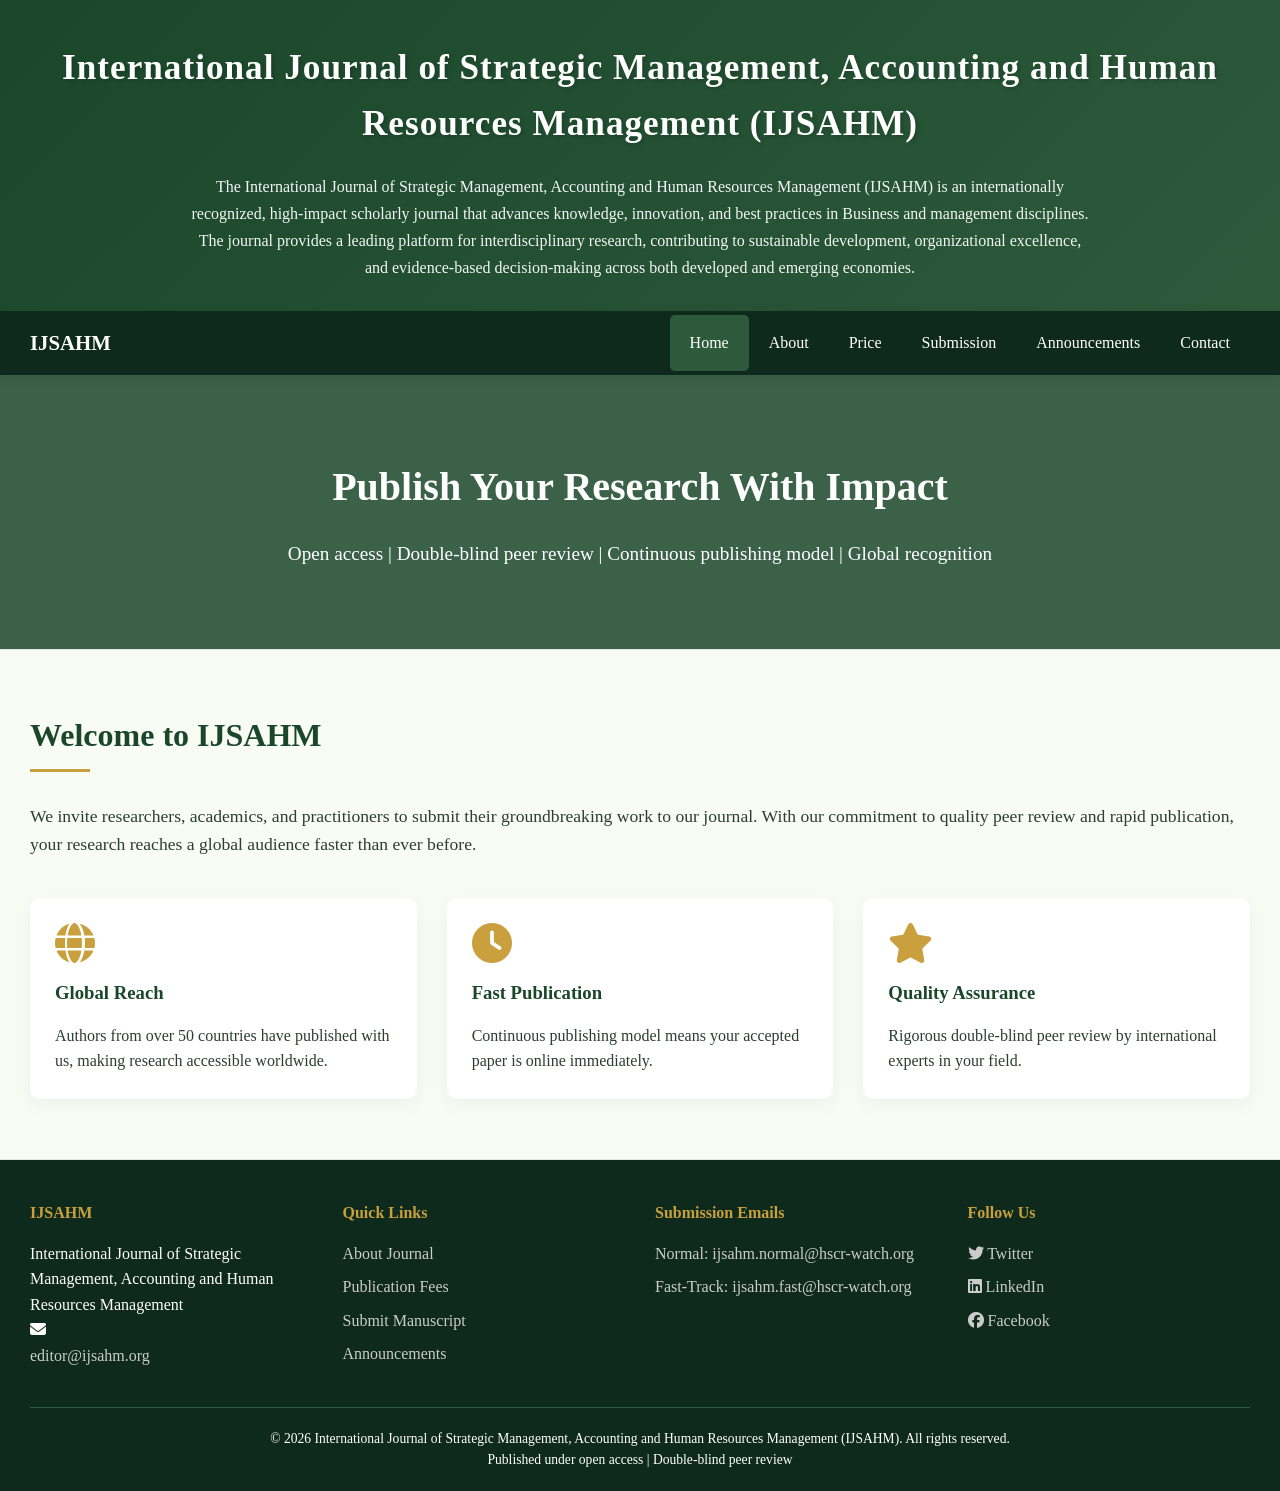
<file: index.html>
<!DOCTYPE html>
<html lang="en">
<head>
    <meta charset="UTF-8">
    <meta name="viewport" content="width=device-width, initial-scale=1.0">
    <meta name="description" content="International Journal of Strategic Management, Accounting and Human Resources Management - Open access scholarly journal">
    <title>IJSAHM | Home - International Journal of Strategic Management</title>
    <link rel="stylesheet" href="https://cdnjs.cloudflare.com/ajax/libs/font-awesome/6.4.0/css/all.min.css">
    <link rel="stylesheet" href="css/style.css">
</head>
<body>

<header>
    <div class="container">
        <h1 class="journal-title">International Journal of Strategic Management, Accounting and Human Resources Management (IJSAHM)</h1>
        <p class="journal-subtitle">The  International Journal of Strategic Management, Accounting and Human Resources Management (IJSAHM) is an internationally recognized, high-impact scholarly journal that advances knowledge, innovation, and best practices in Business and management disciplines. The journal provides a leading platform for interdisciplinary research, contributing to sustainable development, organizational excellence, and evidence-based decision-making across both developed and emerging economies.</p>
    </div>
</header>

<nav>
    <div class="nav-container">
        <a href="index.html" class="logo">IJSAHM</a>
        <div class="menu-toggle" id="mobile-menu">
            <i class="fas fa-bars"></i>
        </div>
        <ul class="nav-links" id="nav-links">
            <li><a href="index.html">Home</a></li>
            <li><a href="about.html">About</a></li>
            <li><a href="price.html">Price</a></li>
            <li><a href="submission.html">Submission</a></li>
            <li><a href="announcements.html">Announcements</a></li>
            <li><a href="contact.html">Contact</a></li>
        </ul>
    </div>
</nav>

<section class="hero">
    <div class="container">
        <h1>Publish Your Research With Impact</h1>
        <p>Open access | Double-blind peer review | Continuous publishing model | Global recognition</p>
    </div>
</section>

<section id="welcome">
    <div class="container">
        <h2 class="section-title">Welcome to IJSAHM</h2>
        <p style="font-size: 1.1rem;">We invite researchers, academics, and practitioners to submit their groundbreaking work to our journal. With our commitment to quality peer review and rapid publication, your research reaches a global audience faster than ever before.</p>
        
        <div class="about-grid" style="margin-top: 40px;">
            <div class="about-card">
                <i class="fas fa-globe"></i>
                <h3>Global Reach</h3>
                <p>Authors from over 50 countries have published with us, making research accessible worldwide.</p>
            </div>
            <div class="about-card">
                <i class="fas fa-clock"></i>
                <h3>Fast Publication</h3>
                <p>Continuous publishing model means your accepted paper is online immediately.</p>
            </div>
            <div class="about-card">
                <i class="fas fa-star"></i>
                <h3>Quality Assurance</h3>
                <p>Rigorous double-blind peer review by international experts in your field.</p>
            </div>
        </div>
    </div>
</section>

<footer>
    <div class="container">
        <div class="footer-grid">
            <div>
                <h4>IJSAHM</h4>
                <p>International Journal of Strategic Management, Accounting and Human Resources Management</p>
                <p><i class="fas fa-envelope"></i> <a href="mailto:editor@ijsahm.org" style="color:#ccc;">editor@ijsahm.org</a></p>
            </div>
            <div>
                <h4>Quick Links</h4>
                <a href="about.html">About Journal</a>
                <a href="price.html">Publication Fees</a>
                <a href="submission.html">Submit Manuscript</a>
                <a href="announcements.html">Announcements</a>
            </div>
            <div>
                <h4>Submission Emails</h4>
                <a href="mailto:ijsahm.normal@hscr-watch.org">Normal: ijsahm.normal@hscr-watch.org</a>
                <a href="mailto:ijsahm.fast@hscr-watch.org">Fast-Track: ijsahm.fast@hscr-watch.org</a>
            </div>
            <div>
                <h4>Follow Us</h4>
                <a href="#"><i class="fab fa-twitter"></i> Twitter</a>
                <a href="#"><i class="fab fa-linkedin"></i> LinkedIn</a>
                <a href="#"><i class="fab fa-facebook"></i> Facebook</a>
            </div>
        </div>
        <div class="copyright">
            <p>&copy; 2025 International Journal of Strategic Management, Accounting and Human Resources Management (IJSAHM). All rights reserved.</p>
            <p>Published under open access | Double-blind peer review</p>
        </div>
    </div>
</footer>

<a href="#" class="back-to-top" id="backToTop">
    <i class="fas fa-arrow-up"></i>
</a>

<script src="js/script.js"></script>
</body>
</html>
</file>
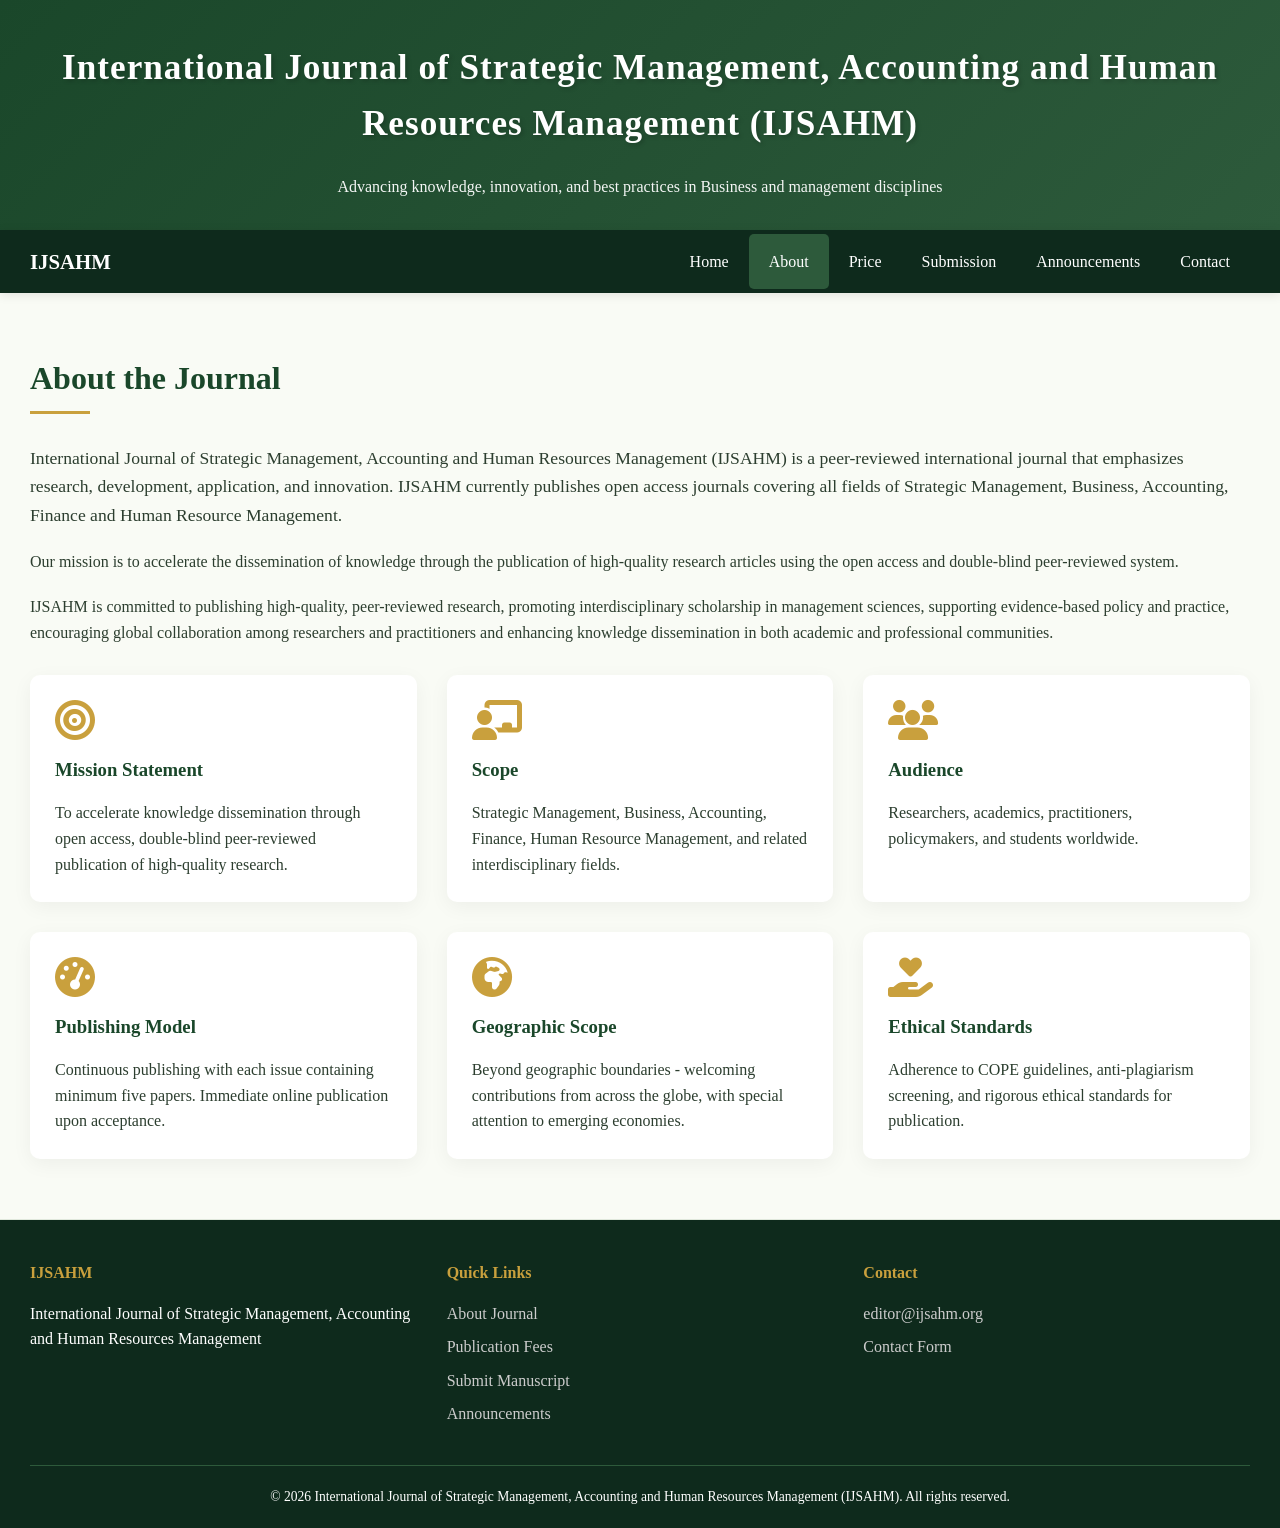
<file: about.html>
<!DOCTYPE html>
<html lang="en">
<head>
    <meta charset="UTF-8">
    <meta name="viewport" content="width=device-width, initial-scale=1.0">
    <title>IJSAHM | About - Journal Information</title>
    <link rel="stylesheet" href="https://cdnjs.cloudflare.com/ajax/libs/font-awesome/6.4.0/css/all.min.css">
    <link rel="stylesheet" href="css/style.css">
</head>
<body>

<header>
    <div class="container">
        <h1 class="journal-title">International Journal of Strategic Management, Accounting and Human Resources Management (IJSAHM)</h1>
        <p class="journal-subtitle">Advancing knowledge, innovation, and best practices in Business and management disciplines</p>
    </div>
</header>

<nav>
    <div class="nav-container">
        <a href="index.html" class="logo">IJSAHM</a>
        <div class="menu-toggle" id="mobile-menu">
            <i class="fas fa-bars"></i>
        </div>
        <ul class="nav-links" id="nav-links">
            <li><a href="index.html">Home</a></li>
            <li><a href="about.html">About</a></li>
            <li><a href="price.html">Price</a></li>
            <li><a href="submission.html">Submission</a></li>
            <li><a href="announcements.html">Announcements</a></li>
            <li><a href="contact.html">Contact</a></li>
        </ul>
    </div>
</nav>

<section>
    <div class="container">
        <h2 class="section-title">About the Journal</h2>
        <p style="font-size: 1.1rem; margin-bottom: 20px;">International Journal of Strategic Management, Accounting and Human Resources Management (IJSAHM) is a peer-reviewed international journal that emphasizes research, development, application, and innovation. IJSAHM currently publishes open access journals covering all fields of Strategic Management, Business, Accounting, Finance and Human Resource Management.</p>
        
        <p style="margin-bottom: 20px;">Our mission is to accelerate the dissemination of knowledge through the publication of high-quality research articles using the open access and double-blind peer-reviewed system.</p>
        
        <p style="margin-bottom: 30px;">IJSAHM is committed to publishing high-quality, peer-reviewed research, promoting interdisciplinary scholarship in management sciences, supporting evidence-based policy and practice, encouraging global collaboration among researchers and practitioners and enhancing knowledge dissemination in both academic and professional communities.</p>
        
        <div class="about-grid">
            <div class="about-card">
                <i class="fas fa-bullseye"></i>
                <h3>Mission Statement</h3>
                <p>To accelerate knowledge dissemination through open access, double-blind peer-reviewed publication of high-quality research.</p>
            </div>
            <div class="about-card">
                <i class="fas fa-chalkboard-teacher"></i>
                <h3>Scope</h3>
                <p>Strategic Management, Business, Accounting, Finance, Human Resource Management, and related interdisciplinary fields.</p>
            </div>
            <div class="about-card">
                <i class="fas fa-users"></i>
                <h3>Audience</h3>
                <p>Researchers, academics, practitioners, policymakers, and students worldwide.</p>
            </div>
            <div class="about-card">
                <i class="fas fa-tachometer-alt"></i>
                <h3>Publishing Model</h3>
                <p>Continuous publishing with each issue containing minimum five papers. Immediate online publication upon acceptance.</p>
            </div>
            <div class="about-card">
                <i class="fas fa-globe-africa"></i>
                <h3>Geographic Scope</h3>
                <p>Beyond geographic boundaries - welcoming contributions from across the globe, with special attention to emerging economies.</p>
            </div>
            <div class="about-card">
                <i class="fas fa-hand-holding-heart"></i>
                <h3>Ethical Standards</h3>
                <p>Adherence to COPE guidelines, anti-plagiarism screening, and rigorous ethical standards for publication.</p>
            </div>
        </div>
    </div>
</section>

<footer>
    <div class="container">
        <div class="footer-grid">
            <div>
                <h4>IJSAHM</h4>
                <p>International Journal of Strategic Management, Accounting and Human Resources Management</p>
            </div>
            <div>
                <h4>Quick Links</h4>
                <a href="about.html">About Journal</a>
                <a href="price.html">Publication Fees</a>
                <a href="submission.html">Submit Manuscript</a>
                <a href="announcements.html">Announcements</a>
            </div>
            <div>
                <h4>Contact</h4>
                <a href="mailto:editor@ijsahm.org">editor@ijsahm.org</a>
                <a href="contact.html">Contact Form</a>
            </div>
        </div>
        <div class="copyright">
            <p>&copy; 2025 IJSAHM. All rights reserved.</p>
        </div>
    </div>
</footer>

<a href="#" class="back-to-top" id="backToTop">
    <i class="fas fa-arrow-up"></i>
</a>

<script src="js/script.js"></script>
</body>
</html>
</file>
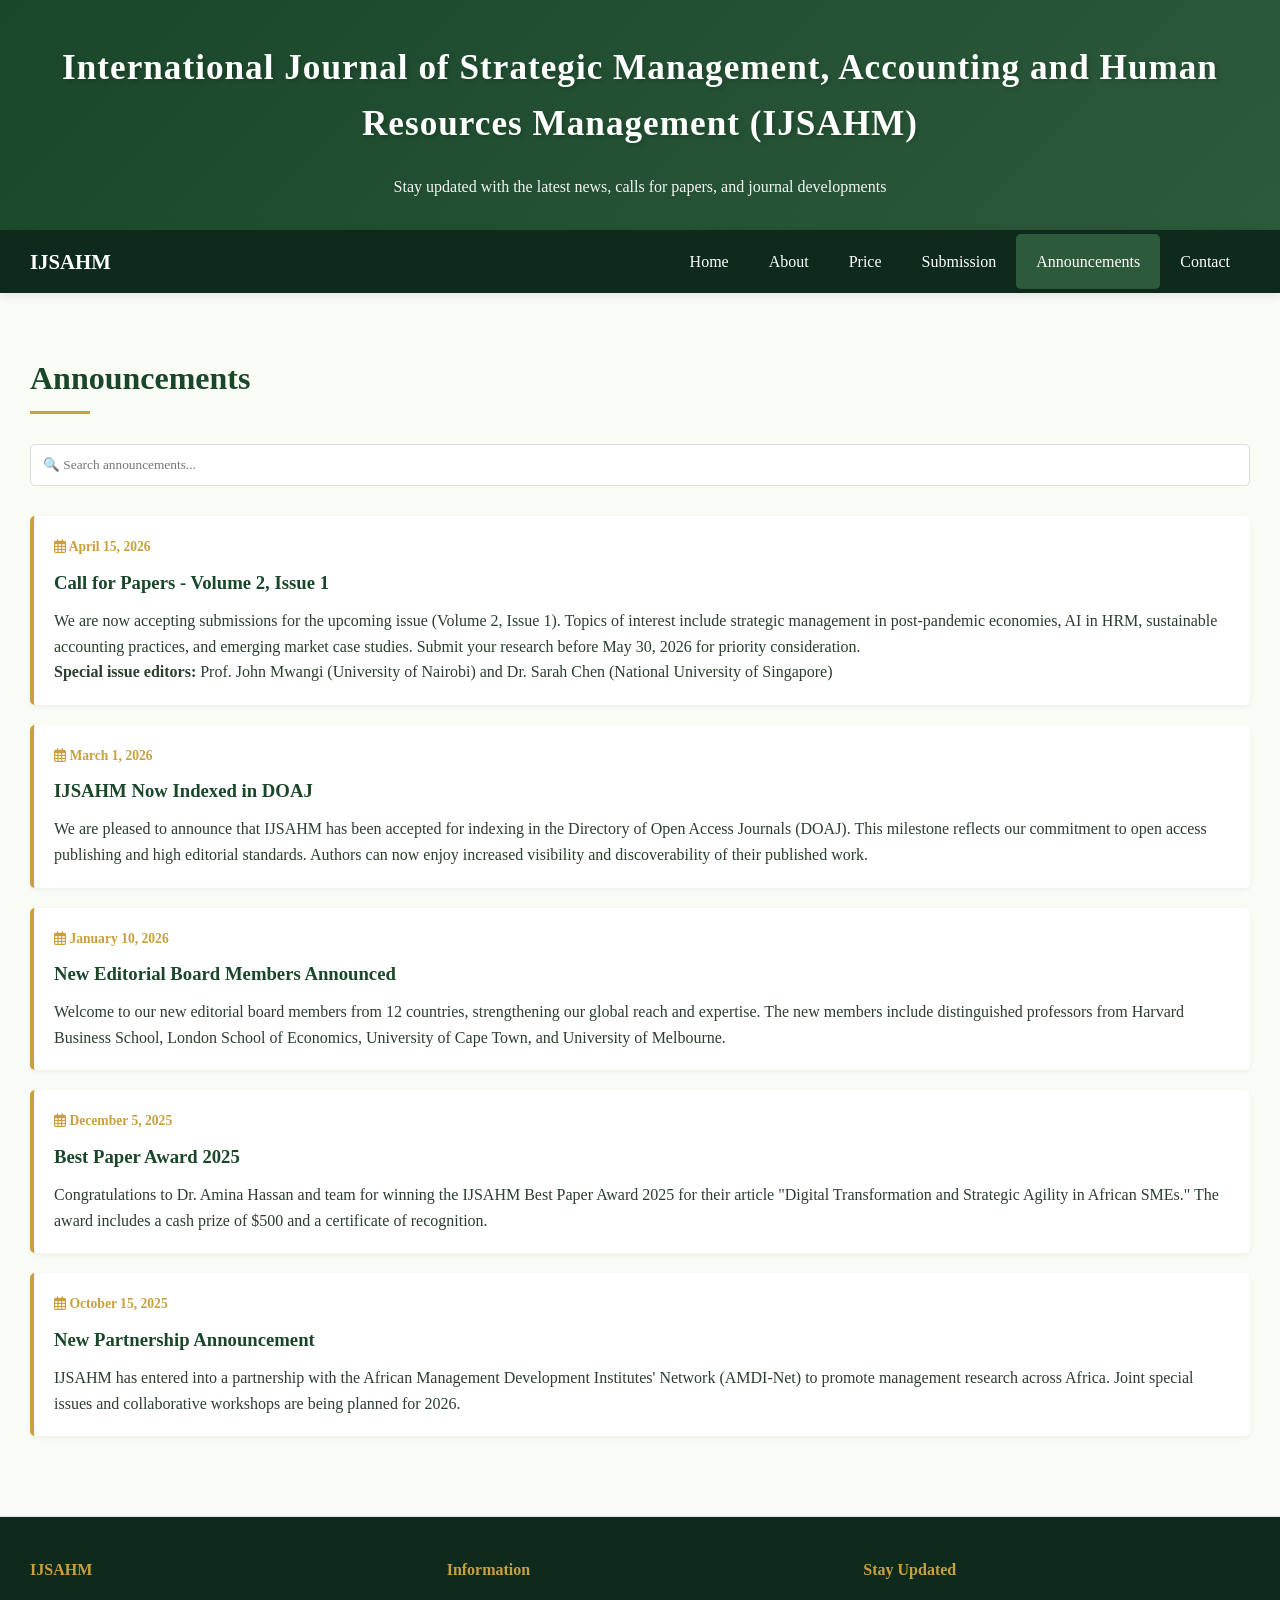
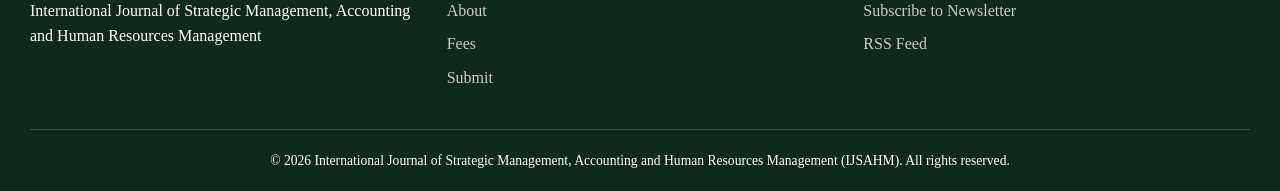
<file: announcements.html>
<!DOCTYPE html>
<html lang="en">
<head>
    <meta charset="UTF-8">
    <meta name="viewport" content="width=device-width, initial-scale=1.0">
    <title>IJSAHM | Latest Announcements & News</title>
    <link rel="stylesheet" href="https://cdnjs.cloudflare.com/ajax/libs/font-awesome/6.4.0/css/all.min.css">
    <link rel="stylesheet" href="css/style.css">
</head>
<body>

<header>
    <div class="container">
        <h1 class="journal-title">International Journal of Strategic Management, Accounting and Human Resources Management (IJSAHM)</h1>
        <p class="journal-subtitle">Stay updated with the latest news, calls for papers, and journal developments</p>
    </div>
</header>

<nav>
    <div class="nav-container">
        <a href="index.html" class="logo">IJSAHM</a>
        <div class="menu-toggle" id="mobile-menu">
            <i class="fas fa-bars"></i>
        </div>
        <ul class="nav-links" id="nav-links">
            <li><a href="index.html">Home</a></li>
            <li><a href="about.html">About</a></li>
            <li><a href="price.html">Price</a></li>
            <li><a href="submission.html">Submission</a></li>
            <li><a href="announcements.html">Announcements</a></li>
            <li><a href="contact.html">Contact</a></li>
        </ul>
    </div>
</nav>

<section>
    <div class="container">
        <h2 class="section-title">Announcements</h2>
        
        <div style="margin-bottom: 30px;">
            <input type="text" id="searchAnnouncements" placeholder="🔍 Search announcements..." style="width: 100%; padding: 12px; border: 1px solid #ddd; border-radius: 5px; font-family: 'Garamond', serif;">
        </div>
        
        <div class="announcement-item">
            <div class="announcement-date"><i class="far fa-calendar-alt"></i> April 15, 2026</div>
            <h3>Call for Papers - Volume 2, Issue 1</h3>
            <p>We are now accepting submissions for the upcoming issue (Volume 2, Issue 1). Topics of interest include strategic management in post-pandemic economies, AI in HRM, sustainable accounting practices, and emerging market case studies. Submit your research before May 30, 2026 for priority consideration.</p>
            <p><strong>Special issue editors:</strong> Prof. John Mwangi (University of Nairobi) and Dr. Sarah Chen (National University of Singapore)</p>
        </div>

        <div class="announcement-item">
            <div class="announcement-date"><i class="far fa-calendar-alt"></i> March 1, 2026</div>
            <h3>IJSAHM Now Indexed in DOAJ</h3>
            <p>We are pleased to announce that IJSAHM has been accepted for indexing in the Directory of Open Access Journals (DOAJ). This milestone reflects our commitment to open access publishing and high editorial standards. Authors can now enjoy increased visibility and discoverability of their published work.</p>
        </div>

        <div class="announcement-item">
            <div class="announcement-date"><i class="far fa-calendar-alt"></i> January 10, 2026</div>
            <h3>New Editorial Board Members Announced</h3>
            <p>Welcome to our new editorial board members from 12 countries, strengthening our global reach and expertise. The new members include distinguished professors from Harvard Business School, London School of Economics, University of Cape Town, and University of Melbourne.</p>
        </div>

        <div class="announcement-item">
            <div class="announcement-date"><i class="far fa-calendar-alt"></i> December 5, 2025</div>
            <h3>Best Paper Award 2025</h3>
            <p>Congratulations to Dr. Amina Hassan and team for winning the IJSAHM Best Paper Award 2025 for their article "Digital Transformation and Strategic Agility in African SMEs." The award includes a cash prize of $500 and a certificate of recognition.</p>
        </div>

        <div class="announcement-item">
            <div class="announcement-date"><i class="far fa-calendar-alt"></i> October 15, 2025</div>
            <h3>New Partnership Announcement</h3>
            <p>IJSAHM has entered into a partnership with the African Management Development Institutes' Network (AMDI-Net) to promote management research across Africa. Joint special issues and collaborative workshops are being planned for 2026.</p>
        </div>
    </div>
</section>

<footer>
    <div class="container">
        <div class="footer-grid">
            <div>
                <h4>IJSAHM</h4>
                <p>International Journal of Strategic Management, Accounting and Human Resources Management</p>
            </div>
            <div>
                <h4>Information</h4>
                <a href="about.html">About</a>
                <a href="price.html">Fees</a>
                <a href="submission.html">Submit</a>
            </div>
            <div>
                <h4>Stay Updated</h4>
                <a href="#">Subscribe to Newsletter</a>
                <a href="#">RSS Feed</a>
            </div>
        </div>
        <div class="copyright">
            <p>&copy; 2025 IJSAHM. All rights reserved.</p>
        </div>
    </div>
</footer>

<a href="#" class="back-to-top" id="backToTop">
    <i class="fas fa-arrow-up"></i>
</a>

<script src="js/script.js"></script>
</body>
</html>
</file>
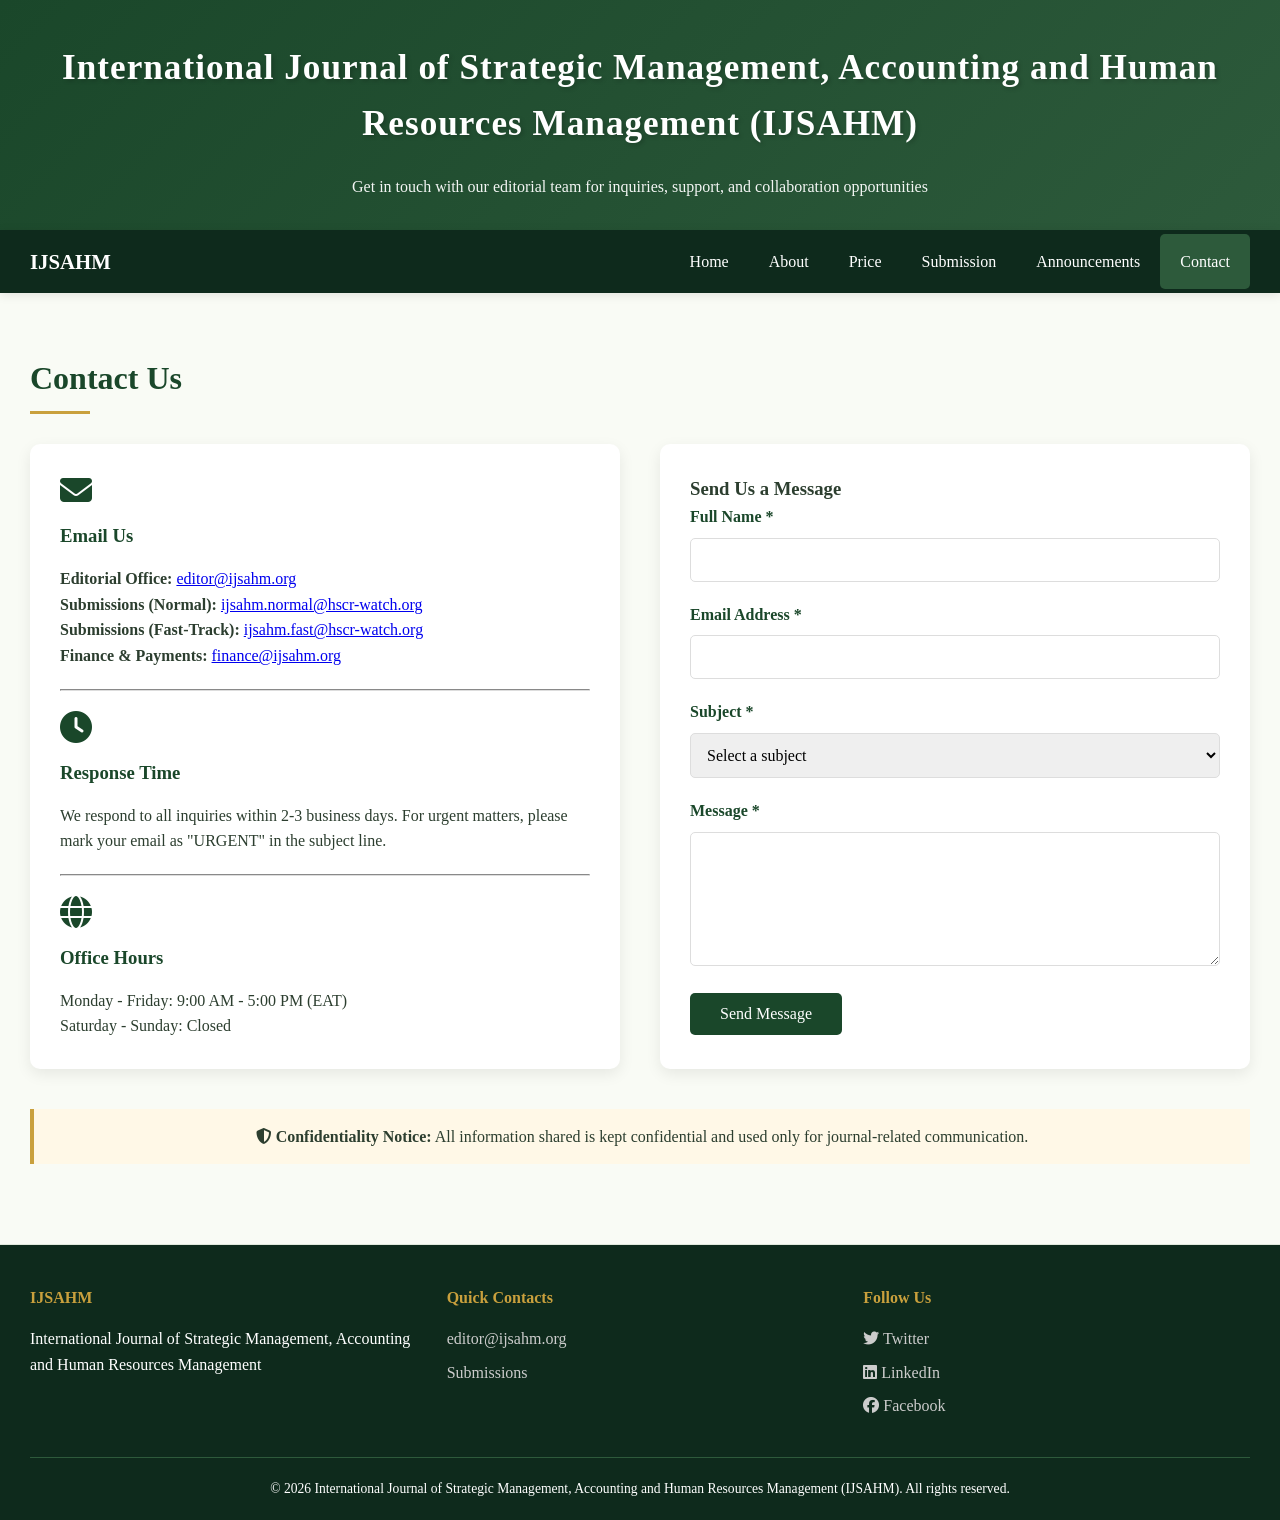
<file: contact.html>
<!DOCTYPE html>
<html lang="en">
<head>
    <meta charset="UTF-8">
    <meta name="viewport" content="width=device-width, initial-scale=1.0">
    <title>IJSAHM | Contact Us</title>
    <link rel="stylesheet" href="https://cdnjs.cloudflare.com/ajax/libs/font-awesome/6.4.0/css/all.min.css">
    <link rel="stylesheet" href="css/style.css">
</head>
<body>

<header>
    <div class="container">
        <h1 class="journal-title">International Journal of Strategic Management, Accounting and Human Resources Management (IJSAHM)</h1>
        <p class="journal-subtitle">Get in touch with our editorial team for inquiries, support, and collaboration opportunities</p>
    </div>
</header>

<nav>
    <div class="nav-container">
        <a href="index.html" class="logo">IJSAHM</a>
        <div class="menu-toggle" id="mobile-menu">
            <i class="fas fa-bars"></i>
        </div>
        <ul class="nav-links" id="nav-links">
            <li><a href="index.html">Home</a></li>
            <li><a href="about.html">About</a></li>
            <li><a href="price.html">Price</a></li>
            <li><a href="submission.html">Submission</a></li>
            <li><a href="announcements.html">Announcements</a></li>
            <li><a href="contact.html">Contact</a></li>
        </ul>
    </div>
</nav>

<section>
    <div class="container">
        <h2 class="section-title">Contact Us</h2>
        
        <div class="contact-grid">
            <div class="contact-info">
                <i class="fas fa-envelope"></i>
                <h3>Email Us</h3>
                <p><strong>Editorial Office:</strong> <a href="mailto:editor@ijsahm.org">editor@ijsahm.org</a></p>
                <p><strong>Submissions (Normal):</strong> <a href="mailto:ijsahm.normal@hscr-watch.org">ijsahm.normal@hscr-watch.org</a></p>
                <p><strong>Submissions (Fast-Track):</strong> <a href="mailto:ijsahm.fast@hscr-watch.org">ijsahm.fast@hscr-watch.org</a></p>
                <p><strong>Finance & Payments:</strong> <a href="mailto:finance@ijsahm.org">finance@ijsahm.org</a></p>
                
                <hr style="margin: 20px 0; border-color: #ddd;">
                
                <i class="fas fa-clock"></i>
                <h3>Response Time</h3>
                <p>We respond to all inquiries within 2-3 business days. For urgent matters, please mark your email as "URGENT" in the subject line.</p>
                
                <hr style="margin: 20px 0; border-color: #ddd;">
                
                <i class="fas fa-globe"></i>
                <h3>Office Hours</h3>
                <p>Monday - Friday: 9:00 AM - 5:00 PM (EAT)</p>
                <p>Saturday - Sunday: Closed</p>
            </div>
            
            <div class="contact-form">
                <h3>Send Us a Message</h3>
                <form id="contactForm">
                    <div class="form-group">
                        <label for="name">Full Name *</label>
                        <input type="text" id="name" name="name" required>
                    </div>
                    
                    <div class="form-group">
                        <label for="email">Email Address *</label>
                        <input type="email" id="email" name="email" required>
                    </div>
                    
                    <div class="form-group">
                        <label for="subject">Subject *</label>
                        <select id="subject" name="subject" required>
                            <option value="">Select a subject</option>
                            <option value="submission">Manuscript Submission Inquiry</option>
                            <option value="reviewer">Become a Reviewer</option>
                            <option value="editorial">Join Editorial Board</option>
                            <option value="payment">Payment Question</option>
                            <option value="other">Other Inquiry</option>
                        </select>
                    </div>
                    
                    <div class="form-group">
                        <label for="message">Message *</label>
                        <textarea id="message" name="message" rows="6" required></textarea>
                    </div>
                    
                    <button type="submit" class="submit-btn">Send Message</button>
                </form>
            </div>
        </div>
        
        <div class="alert" style="margin-top: 40px; text-align: center;">
            <i class="fas fa-shield-alt"></i> <strong>Confidentiality Notice:</strong> All information shared is kept confidential and used only for journal-related communication.
        </div>
    </div>
</section>

<footer>
    <div class="container">
        <div class="footer-grid">
            <div>
                <h4>IJSAHM</h4>
                <p>International Journal of Strategic Management, Accounting and Human Resources Management</p>
            </div>
            <div>
                <h4>Quick Contacts</h4>
                <a href="mailto:editor@ijsahm.org">editor@ijsahm.org</a>
                <a href="mailto:ijsahm.normal@hscr-watch.org">Submissions</a>
            </div>
            <div>
                <h4>Follow Us</h4>
                <a href="#"><i class="fab fa-twitter"></i> Twitter</a>
                <a href="#"><i class="fab fa-linkedin"></i> LinkedIn</a>
                <a href="#"><i class="fab fa-facebook"></i> Facebook</a>
            </div>
        </div>
        <div class="copyright">
            <p>&copy; 2025 IJSAHM. All rights reserved.</p>
        </div>
    </div>
</footer>

<a href="#" class="back-to-top" id="backToTop">
    <i class="fas fa-arrow-up"></i>
</a>

<script src="js/script.js"></script>
</body>
</html>
</file>
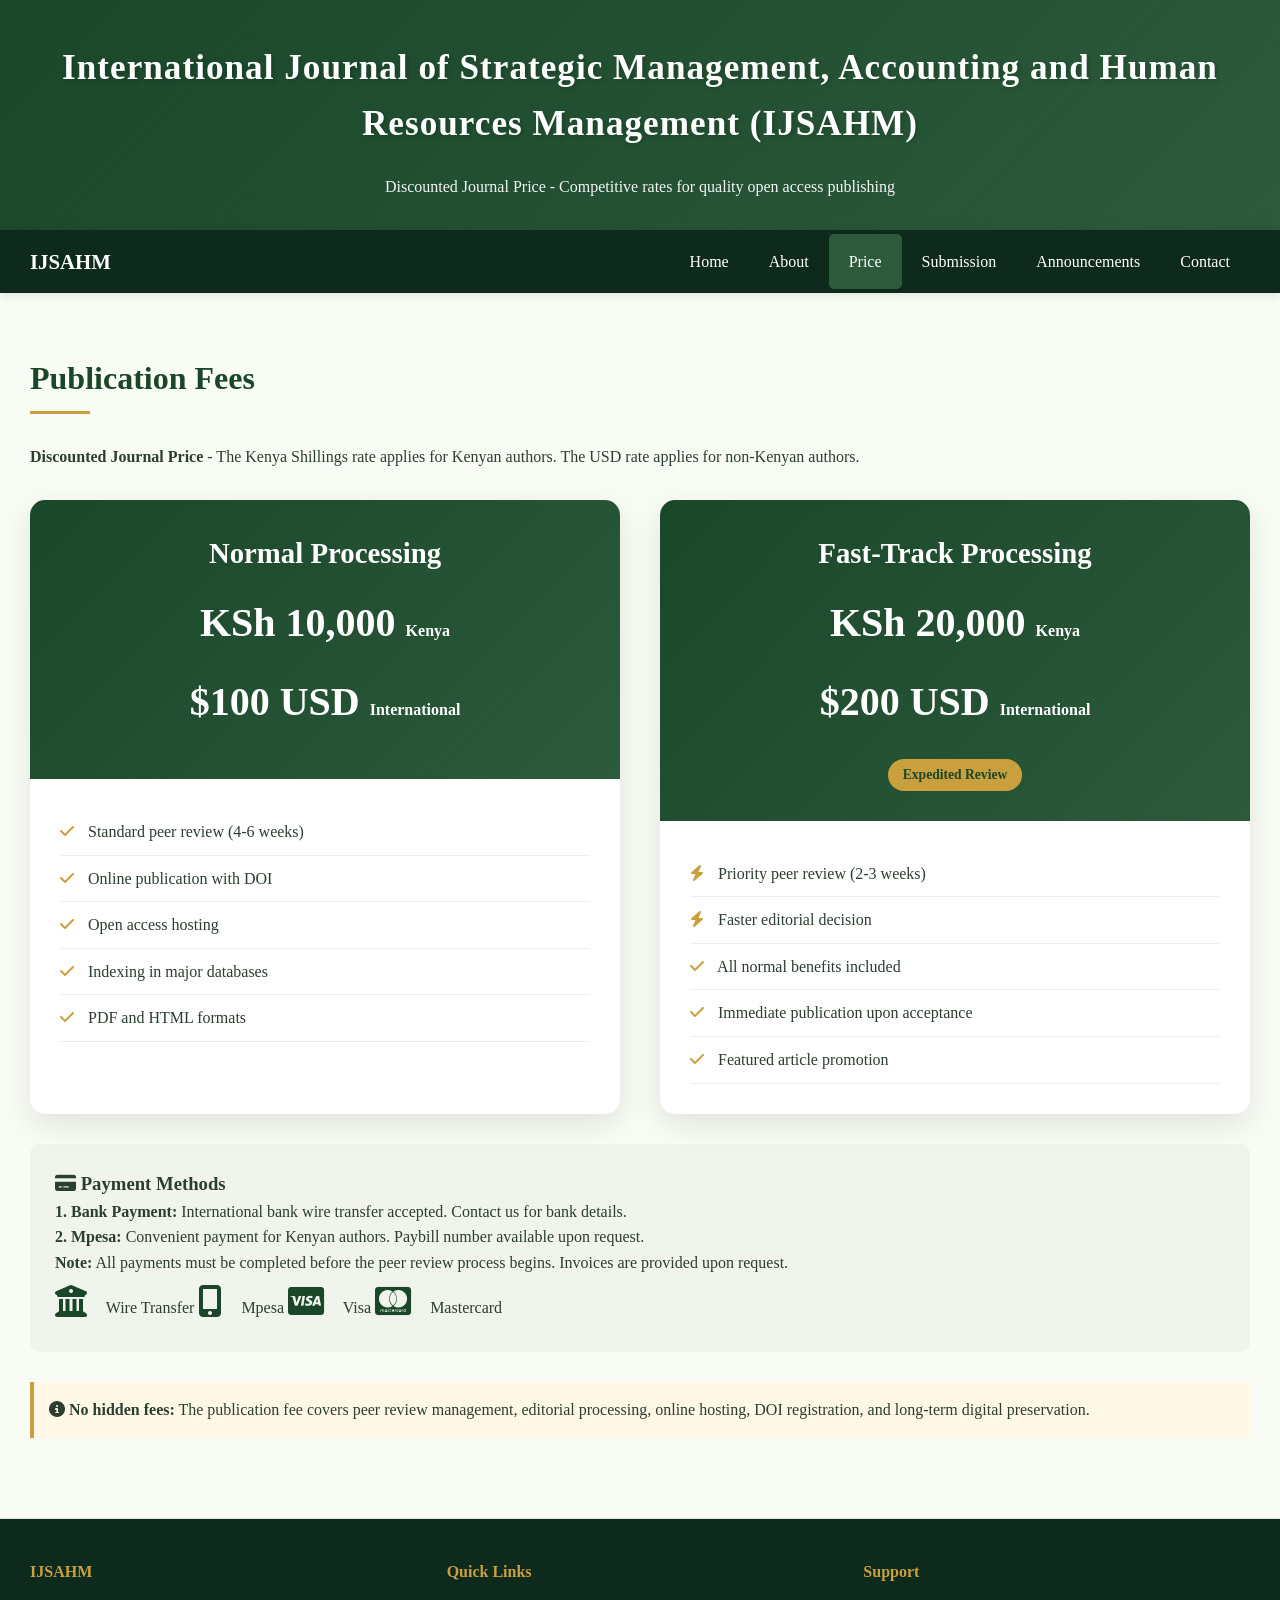
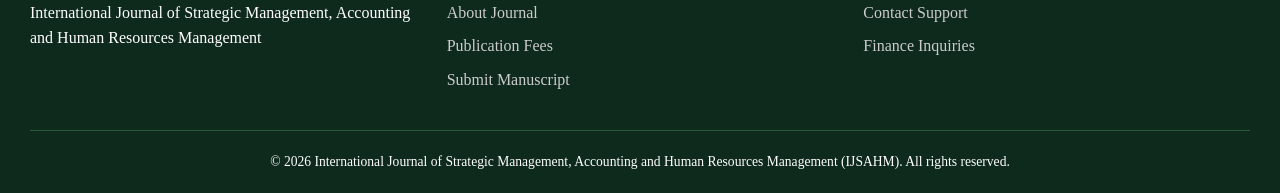
<file: price.html>
<!DOCTYPE html>
<html lang="en">
<head>
    <meta charset="UTF-8">
    <meta name="viewport" content="width=device-width, initial-scale=1.0">
    <title>IJSAHM | Publication Fees</title>
    <link rel="stylesheet" href="https://cdnjs.cloudflare.com/ajax/libs/font-awesome/6.4.0/css/all.min.css">
    <link rel="stylesheet" href="css/style.css">
</head>
<body>

<header>
    <div class="container">
        <h1 class="journal-title">International Journal of Strategic Management, Accounting and Human Resources Management (IJSAHM)</h1>
        <p class="journal-subtitle">Discounted Journal Price - Competitive rates for quality open access publishing</p>
    </div>
</header>

<nav>
    <div class="nav-container">
        <a href="index.html" class="logo">IJSAHM</a>
        <div class="menu-toggle" id="mobile-menu">
            <i class="fas fa-bars"></i>
        </div>
        <ul class="nav-links" id="nav-links">
            <li><a href="index.html">Home</a></li>
            <li><a href="about.html">About</a></li>
            <li><a href="price.html">Price</a></li>
            <li><a href="submission.html">Submission</a></li>
            <li><a href="announcements.html">Announcements</a></li>
            <li><a href="contact.html">Contact</a></li>
        </ul>
    </div>
</nav>

<section>
    <div class="container">
        <h2 class="section-title">Publication Fees</h2>
        <p style="margin-bottom: 30px;"><strong>Discounted Journal Price</strong> - The Kenya Shillings rate applies for Kenyan authors. The USD rate applies for non-Kenyan authors.</p>
        
        <div class="price-grid">
            <div class="price-card">
                <div class="price-header">
                    <h3>Normal Processing</h3>
                    <div class="price-amount">
                        KSh 10,000 <small>Kenya</small>
                    </div>
                    <div class="price-amount">
                        $100 USD <small>International</small>
                    </div>
                </div>
                <div class="price-body">
                    <ul>
                        <li><i class="fas fa-check"></i> Standard peer review (4-6 weeks)</li>
                        <li><i class="fas fa-check"></i> Online publication with DOI</li>
                        <li><i class="fas fa-check"></i> Open access hosting</li>
                        <li><i class="fas fa-check"></i> Indexing in major databases</li>
                        <li><i class="fas fa-check"></i> PDF and HTML formats</li>
                    </ul>
                </div>
            </div>

            <div class="price-card">
                <div class="price-header">
                    <h3>Fast-Track Processing</h3>
                    <div class="price-amount">
                        KSh 20,000 <small>Kenya</small>
                    </div>
                    <div class="price-amount">
                        $200 USD <small>International</small>
                    </div>
                    <div class="badge">Expedited Review</div>
                </div>
                <div class="price-body">
                    <ul>
                        <li><i class="fas fa-bolt"></i> Priority peer review (2-3 weeks)</li>
                        <li><i class="fas fa-bolt"></i> Faster editorial decision</li>
                        <li><i class="fas fa-check"></i> All normal benefits included</li>
                        <li><i class="fas fa-check"></i> Immediate publication upon acceptance</li>
                        <li><i class="fas fa-check"></i> Featured article promotion</li>
                    </ul>
                </div>
            </div>
        </div>

        <div class="payment-methods">
            <h3><i class="fas fa-credit-card"></i> Payment Methods</h3>
            <p><strong>1. Bank Payment:</strong> International bank wire transfer accepted. Contact us for bank details.</p>
            <p><strong>2. Mpesa:</strong> Convenient payment for Kenyan authors. Paybill number available upon request.</p>
            <p><strong>Note:</strong> All payments must be completed before the peer review process begins. Invoices are provided upon request.</p>
            <div class="payment-icons">
                <i class="fas fa-university"></i> Wire Transfer
                <i class="fas fa-mobile-alt"></i> Mpesa
                <i class="fab fa-cc-visa"></i> Visa
                <i class="fab fa-cc-mastercard"></i> Mastercard
            </div>
        </div>
        
        <div class="alert" style="margin-top: 30px;">
            <i class="fas fa-info-circle"></i> <strong>No hidden fees:</strong> The publication fee covers peer review management, editorial processing, online hosting, DOI registration, and long-term digital preservation.
        </div>
    </div>
</section>

<footer>
    <div class="container">
        <div class="footer-grid">
            <div>
                <h4>IJSAHM</h4>
                <p>International Journal of Strategic Management, Accounting and Human Resources Management</p>
            </div>
            <div>
                <h4>Quick Links</h4>
                <a href="about.html">About Journal</a>
                <a href="price.html">Publication Fees</a>
                <a href="submission.html">Submit Manuscript</a>
            </div>
            <div>
                <h4>Support</h4>
                <a href="contact.html">Contact Support</a>
                <a href="mailto:finance@ijsahm.org">Finance Inquiries</a>
            </div>
        </div>
        <div class="copyright">
            <p>&copy; 2025 IJSAHM. All rights reserved.</p>
        </div>
    </div>
</footer>

<a href="#" class="back-to-top" id="backToTop">
    <i class="fas fa-arrow-up"></i>
</a>

<script src="js/script.js"></script>
</body>
</html>
</file>
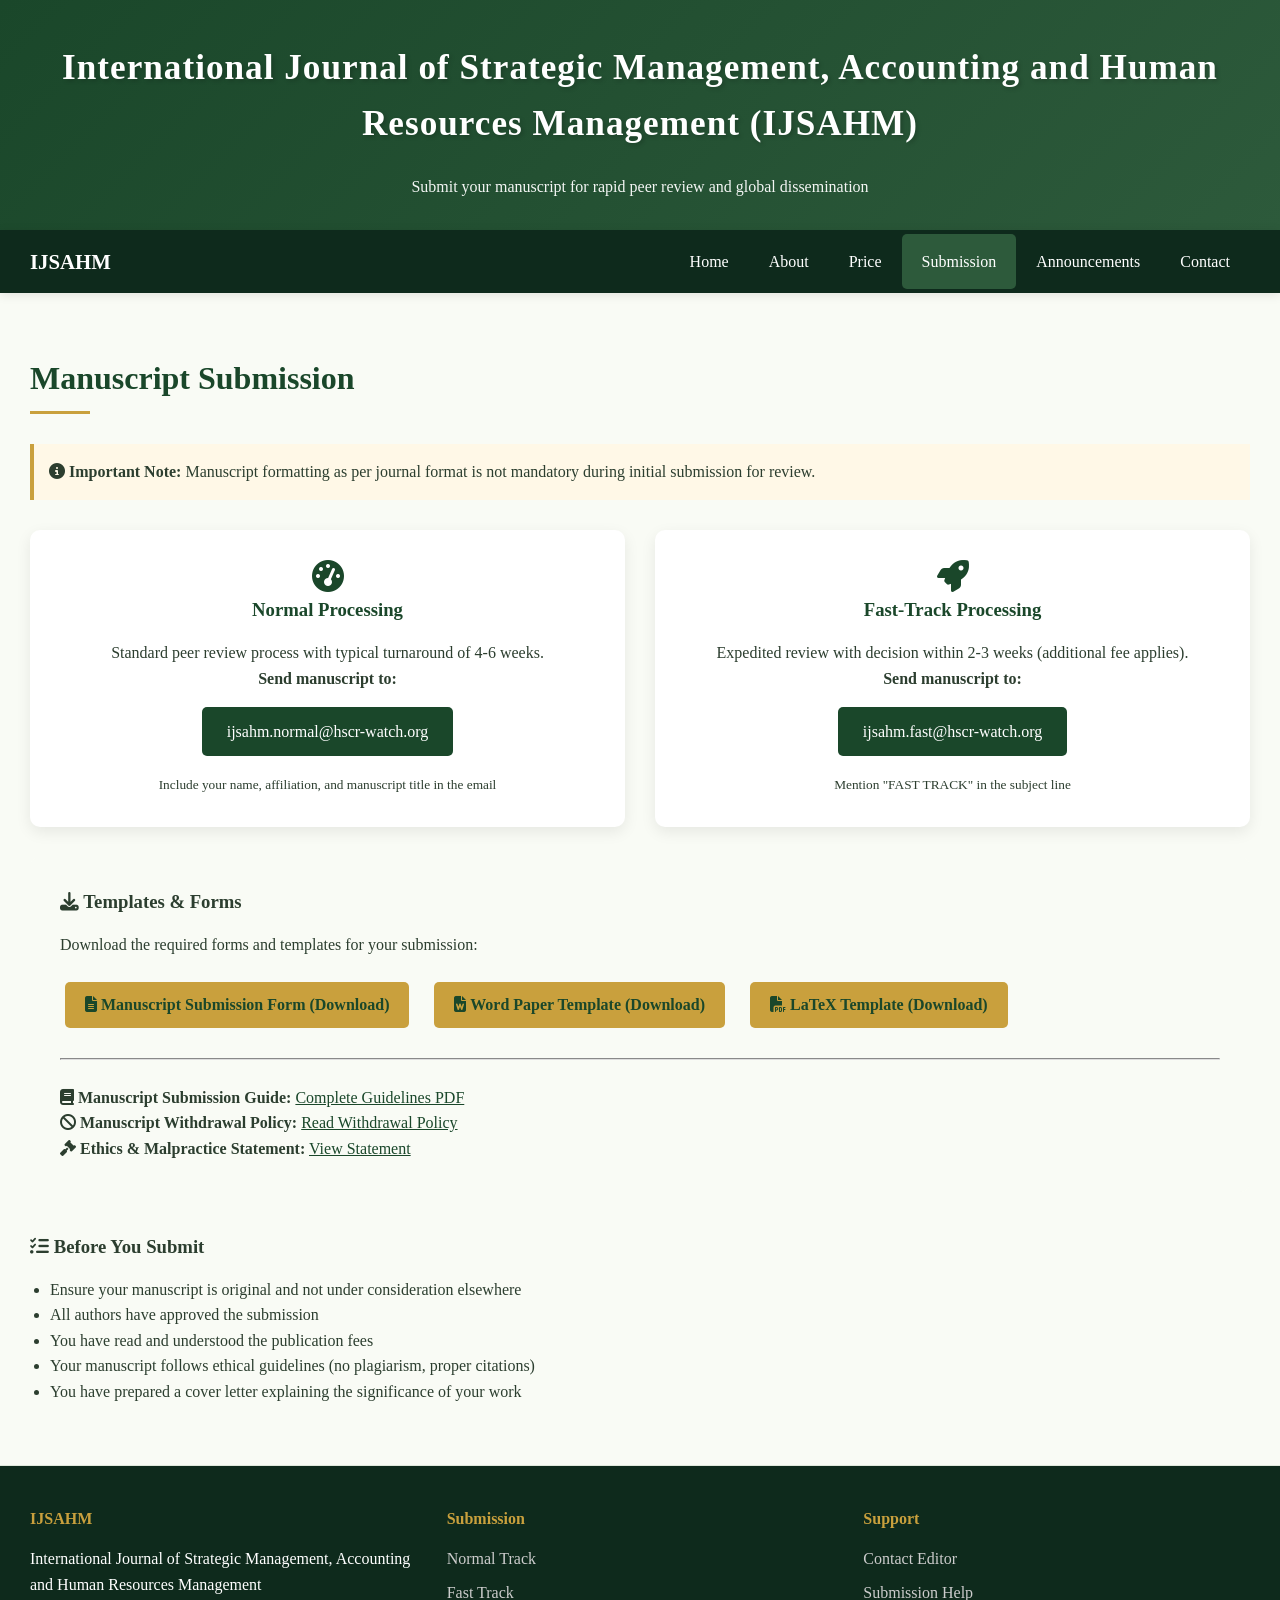
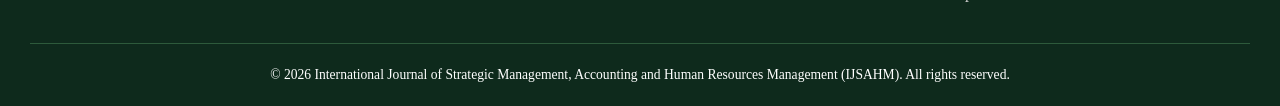
<file: submission.html>
<!DOCTYPE html>
<html lang="en">
<head>
    <meta charset="UTF-8">
    <meta name="viewport" content="width=device-width, initial-scale=1.0">
    <title>IJSAHM | Manuscript Submission Guidelines</title>
    <link rel="stylesheet" href="https://cdnjs.cloudflare.com/ajax/libs/font-awesome/6.4.0/css/all.min.css">
    <link rel="stylesheet" href="css/style.css">
</head>
<body>

<header>
    <div class="container">
        <h1 class="journal-title">International Journal of Strategic Management, Accounting and Human Resources Management (IJSAHM)</h1>
        <p class="journal-subtitle">Submit your manuscript for rapid peer review and global dissemination</p>
    </div>
</header>

<nav>
    <div class="nav-container">
        <a href="index.html" class="logo">IJSAHM</a>
        <div class="menu-toggle" id="mobile-menu">
            <i class="fas fa-bars"></i>
        </div>
        <ul class="nav-links" id="nav-links">
            <li><a href="index.html">Home</a></li>
            <li><a href="about.html">About</a></li>
            <li><a href="price.html">Price</a></li>
            <li><a href="submission.html">Submission</a></li>
            <li><a href="announcements.html">Announcements</a></li>
            <li><a href="contact.html">Contact</a></li>
        </ul>
    </div>
</nav>

<section>
    <div class="container">
        <h2 class="section-title">Manuscript Submission</h2>
        
        <div class="alert">
            <i class="fas fa-info-circle"></i> <strong>Important Note:</strong> Manuscript formatting as per journal format is not mandatory during initial submission for review.
        </div>
        
        <div class="submission-grid">
            <div class="submission-box">
                <i class="fas fa-tachometer-alt" style="font-size: 2rem; color: #1a472a;"></i>
                <h3>Normal Processing</h3>
                <p>Standard peer review process with typical turnaround of 4-6 weeks.</p>
                <p><strong>Send manuscript to:</strong></p>
                <a href="mailto:ijsahm.normal@hscr-watch.org" class="email-link">ijsahm.normal@hscr-watch.org</a>
                <p><small>Include your name, affiliation, and manuscript title in the email</small></p>
            </div>

            <div class="submission-box">
                <i class="fas fa-rocket" style="font-size: 2rem; color: #1a472a;"></i>
                <h3>Fast-Track Processing</h3>
                <p>Expedited review with decision within 2-3 weeks (additional fee applies).</p>
                <p><strong>Send manuscript to:</strong></p>
                <a href="mailto:ijsahm.fast@hscr-watch.org" class="email-link">ijsahm.fast@hscr-watch.org</a>
                <p><small>Mention "FAST TRACK" in the subject line</small></p>
            </div>
        </div>

        <div style="background: #f9fbf5; padding: 30px; border-radius: 10px; margin-top: 20px;">
            <h3><i class="fas fa-download"></i> Templates & Forms</h3>
            <p style="margin: 15px 0;">Download the required forms and templates for your submission:</p>
            <div style="display: flex; flex-wrap: wrap; gap: 15px; margin-top: 20px;">
                <a href="#" class="download-btn"><i class="fas fa-file-alt"></i> Manuscript Submission Form (Download)</a>
                <a href="#" class="download-btn"><i class="fas fa-file-word"></i> Word Paper Template (Download)</a>
                <a href="#" class="download-btn"><i class="fas fa-file-pdf"></i> LaTeX Template (Download)</a>
            </div>
            <hr style="margin: 25px 0; border-color: #ddd;">
            <p><i class="fas fa-book"></i> <strong>Manuscript Submission Guide:</strong> <a href="#" style="color: #1a472a;">Complete Guidelines PDF</a></p>
            <p><i class="fas fa-ban"></i> <strong>Manuscript Withdrawal Policy:</strong> <a href="#" style="color: #1a472a;">Read Withdrawal Policy</a></p>
            <p><i class="fas fa-gavel"></i> <strong>Ethics & Malpractice Statement:</strong> <a href="#" style="color: #1a472a;">View Statement</a></p>
        </div>
        
        <div style="margin-top: 40px;">
            <h3><i class="fas fa-list-check"></i> Before You Submit</h3>
            <ul style="margin-left: 20px; margin-top: 15px;">
                <li>Ensure your manuscript is original and not under consideration elsewhere</li>
                <li>All authors have approved the submission</li>
                <li>You have read and understood the publication fees</li>
                <li>Your manuscript follows ethical guidelines (no plagiarism, proper citations)</li>
                <li>You have prepared a cover letter explaining the significance of your work</li>
            </ul>
        </div>
    </div>
</section>

<footer>
    <div class="container">
        <div class="footer-grid">
            <div>
                <h4>IJSAHM</h4>
                <p>International Journal of Strategic Management, Accounting and Human Resources Management</p>
            </div>
            <div>
                <h4>Submission</h4>
                <a href="mailto:ijsahm.normal@hscr-watch.org">Normal Track</a>
                <a href="mailto:ijsahm.fast@hscr-watch.org">Fast Track</a>
            </div>
            <div>
                <h4>Support</h4>
                <a href="contact.html">Contact Editor</a>
                <a href="submission.html">Submission Help</a>
            </div>
        </div>
        <div class="copyright">
            <p>&copy; 2025 IJSAHM. All rights reserved.</p>
        </div>
    </div>
</footer>

<a href="#" class="back-to-top" id="backToTop">
    <i class="fas fa-arrow-up"></i>
</a>

<script src="js/script.js"></script>
</body>
</html>
</file>
<file: css/style.css>
/* ============================================
   IJSAHM JOURNAL - MAIN STYLESHEET
   Font: Garamond throughout
   ============================================ */

/* Reset & Base Styles */
* {
    margin: 0;
    padding: 0;
    box-sizing: border-box;
}

body {
    font-family: 'Garamond', 'Georgia', 'Times New Roman', serif;
    line-height: 1.6;
    color: #2c3e2f;
    background-color: #f9fbf5;
}

.container {
    max-width: 1300px;
    margin: 0 auto;
    padding: 0 30px;
}

/* ============================================
   HEADER
   ============================================ */
header {
    background: linear-gradient(135deg, #1a472a 0%, #2d5a3b 100%);
    color: white;
    padding: 40px 0 30px;
    text-align: center;
    box-shadow: 0 4px 15px rgba(0,0,0,0.1);
}

.journal-title {
    font-size: 2.2rem;
    font-weight: bold;
    letter-spacing: 1px;
    margin-bottom: 20px;
    text-shadow: 2px 2px 4px rgba(0,0,0,0.2);
}

.journal-subtitle {
    font-size: 1rem;
    max-width: 900px;
    margin: 0 auto;
    line-height: 1.7;
    opacity: 0.95;
}

/* ============================================
   NAVIGATION
   ============================================ */
nav {
    background-color: #0e2a1c;
    position: sticky;
    top: 0;
    z-index: 1000;
    box-shadow: 0 2px 10px rgba(0,0,0,0.1);
}

.nav-container {
    display: flex;
    justify-content: space-between;
    align-items: center;
    max-width: 1300px;
    margin: 0 auto;
    padding: 0 30px;
}

.logo {
    color: white;
    font-size: 1.3rem;
    font-weight: bold;
    text-decoration: none;
    padding: 15px 0;
}

.logo:hover {
    color: #c9a03d;
}

.nav-links {
    display: flex;
    list-style: none;
}

.nav-links li a {
    color: white;
    text-decoration: none;
    padding: 15px 20px;
    display: block;
    transition: all 0.3s ease;
    font-size: 1rem;
}

.nav-links li a:hover,
.nav-links li a.active {
    background-color: #2d5a3b;
    border-radius: 5px;
}

.menu-toggle {
    display: none;
    font-size: 28px;
    color: white;
    cursor: pointer;
}

/* ============================================
   HERO SECTION
   ============================================ */
.hero {
    background: linear-gradient(rgba(26,71,42,0.85), rgba(26,71,42,0.85)), url('https://images.unsplash.com/photo-1434030216411-0b793f4b4173?w=1600') center/cover fixed;
    color: white;
    padding: 80px 0;
    text-align: center;
}

.hero h1 {
    font-size: 2.5rem;
    margin-bottom: 20px;
}

.hero p {
    font-size: 1.2rem;
    max-width: 800px;
    margin: 0 auto;
}

/* ============================================
   SECTIONS
   ============================================ */
section {
    padding: 60px 0;
    border-bottom: 1px solid #e0e8dc;
}

.section-title {
    font-size: 2rem;
    color: #1a472a;
    margin-bottom: 30px;
    position: relative;
    padding-bottom: 10px;
}

.section-title:after {
    content: '';
    position: absolute;
    bottom: 0;
    left: 0;
    width: 60px;
    height: 3px;
    background-color: #c9a03d;
}

/* ============================================
   ABOUT PAGE
   ============================================ */
.about-grid {
    display: grid;
    grid-template-columns: repeat(auto-fit, minmax(300px, 1fr));
    gap: 30px;
    margin-top: 30px;
}

.about-card {
    background: white;
    padding: 25px;
    border-radius: 10px;
    box-shadow: 0 5px 20px rgba(0,0,0,0.05);
    transition: transform 0.3s ease;
}

.about-card:hover {
    transform: translateY(-5px);
}

.about-card i {
    font-size: 2.5rem;
    color: #c9a03d;
    margin-bottom: 15px;
}

.about-card h3 {
    color: #1a472a;
    margin-bottom: 15px;
}

/* ============================================
   PRICE PAGE
   ============================================ */
.price-grid {
    display: grid;
    grid-template-columns: repeat(auto-fit, minmax(350px, 1fr));
    gap: 40px;
    margin-top: 30px;
}

.price-card {
    background: white;
    border-radius: 15px;
    overflow: hidden;
    box-shadow: 0 10px 30px rgba(0,0,0,0.1);
    transition: transform 0.3s ease;
}

.price-card:hover {
    transform: scale(1.02);
}

.price-header {
    background: linear-gradient(135deg, #1a472a, #2d5a3b);
    color: white;
    padding: 30px;
    text-align: center;
}

.price-header h3 {
    font-size: 1.8rem;
    margin-bottom: 10px;
}

.price-amount {
    font-size: 2.5rem;
    font-weight: bold;
    margin: 15px 0;
}

.price-amount small {
    font-size: 1rem;
}

.price-body {
    padding: 30px;
}

.price-body ul {
    list-style: none;
}

.price-body li {
    padding: 10px 0;
    border-bottom: 1px solid #eee;
}

.price-body li i {
    color: #c9a03d;
    margin-right: 10px;
}

.badge {
    display: inline-block;
    background: #c9a03d;
    color: #1a472a;
    padding: 5px 15px;
    border-radius: 20px;
    font-size: 0.85rem;
    font-weight: bold;
    margin-top: 10px;
}

.payment-methods {
    background: #f0f4ec;
    padding: 25px;
    border-radius: 10px;
    margin-top: 30px;
}

.payment-icons i {
    font-size: 2rem;
    margin: 10px 15px 10px 0;
    color: #1a472a;
}

/* ============================================
   SUBMISSION PAGE
   ============================================ */
.submission-grid {
    display: grid;
    grid-template-columns: repeat(auto-fit, minmax(300px, 1fr));
    gap: 30px;
    margin: 30px 0;
}

.submission-box {
    background: white;
    padding: 30px;
    border-radius: 10px;
    box-shadow: 0 5px 15px rgba(0,0,0,0.08);
    text-align: center;
}

.submission-box h3 {
    color: #1a472a;
    margin-bottom: 15px;
}

.email-link {
    display: inline-block;
    background: #1a472a;
    color: white;
    padding: 12px 25px;
    border-radius: 5px;
    text-decoration: none;
    margin: 15px 0;
    transition: background 0.3s;
}

.email-link:hover {
    background: #2d5a3b;
}

.download-btn {
    display: inline-block;
    background: #c9a03d;
    color: #1a472a;
    padding: 10px 20px;
    border-radius: 5px;
    text-decoration: none;
    margin: 5px;
    font-weight: bold;
    transition: all 0.3s;
}

.download-btn:hover {
    background: #b88a2a;
    transform: translateY(-2px);
}

/* ============================================
   ANNOUNCEMENTS PAGE
   ============================================ */
.announcement-item {
    background: white;
    padding: 20px;
    margin-bottom: 20px;
    border-left: 4px solid #c9a03d;
    border-radius: 5px;
    box-shadow: 0 2px 5px rgba(0,0,0,0.05);
}

.announcement-date {
    color: #c9a03d;
    font-weight: bold;
    font-size: 0.85rem;
    margin-bottom: 10px;
}

.announcement-item h3 {
    color: #1a472a;
    margin-bottom: 10px;
}

/* ============================================
   CONTACT PAGE
   ============================================ */
.contact-grid {
    display: grid;
    grid-template-columns: repeat(auto-fit, minmax(300px, 1fr));
    gap: 40px;
    margin-top: 30px;
}

.contact-info {
    background: white;
    padding: 30px;
    border-radius: 10px;
    box-shadow: 0 5px 15px rgba(0,0,0,0.08);
}

.contact-info i {
    font-size: 2rem;
    color: #1a472a;
    margin-bottom: 15px;
}

.contact-info h3 {
    color: #1a472a;
    margin-bottom: 15px;
}

.contact-form {
    background: white;
    padding: 30px;
    border-radius: 10px;
    box-shadow: 0 5px 15px rgba(0,0,0,0.08);
}

.form-group {
    margin-bottom: 20px;
}

.form-group label {
    display: block;
    margin-bottom: 8px;
    font-weight: bold;
    color: #1a472a;
}

.form-group input,
.form-group textarea,
.form-group select {
    width: 100%;
    padding: 12px;
    border: 1px solid #ddd;
    border-radius: 5px;
    font-family: 'Garamond', 'Georgia', serif;
    font-size: 1rem;
}

.form-group input:focus,
.form-group textarea:focus,
.form-group select:focus {
    outline: none;
    border-color: #c9a03d;
}

.submit-btn {
    background: #1a472a;
    color: white;
    padding: 12px 30px;
    border: none;
    border-radius: 5px;
    cursor: pointer;
    font-size: 1rem;
    font-family: 'Garamond', 'Georgia', serif;
    transition: background 0.3s;
}

.submit-btn:hover {
    background: #c9a03d;
    color: #1a472a;
}

/* ============================================
   FOOTER
   ============================================ */
footer {
    background-color: #0e2a1c;
    color: white;
    padding: 40px 0 20px;
}

.footer-grid {
    display: grid;
    grid-template-columns: repeat(auto-fit, minmax(250px, 1fr));
    gap: 30px;
    margin-bottom: 30px;
}

.footer-grid h4 {
    margin-bottom: 15px;
    color: #c9a03d;
}

.footer-grid a {
    color: #ccc;
    text-decoration: none;
    display: block;
    margin-bottom: 8px;
}

.footer-grid a:hover {
    color: #c9a03d;
}

.copyright {
    text-align: center;
    padding-top: 20px;
    border-top: 1px solid #2d5a3b;
    font-size: 0.85rem;
}

/* ============================================
   BACK TO TOP BUTTON
   ============================================ */
.back-to-top {
    position: fixed;
    bottom: 30px;
    right: 30px;
    background: #1a472a;
    color: white;
    width: 50px;
    height: 50px;
    border-radius: 50%;
    display: flex;
    align-items: center;
    justify-content: center;
    text-decoration: none;
    opacity: 0;
    transition: opacity 0.3s;
    box-shadow: 0 2px 10px rgba(0,0,0,0.2);
}

.back-to-top.visible {
    opacity: 1;
}

.back-to-top:hover {
    background: #c9a03d;
    color: #1a472a;
}

/* ============================================
   RESPONSIVE DESIGN
   ============================================ */
@media (max-width: 768px) {
    .menu-toggle {
        display: block;
    }
    
    .nav-links {
        display: none;
        width: 100%;
        flex-direction: column;
        background-color: #0e2a1c;
    }
    
    .nav-links.active {
        display: flex;
    }
    
    .nav-container {
        flex-wrap: wrap;
    }
    
    .journal-title {
        font-size: 1.5rem;
    }
    
    .section-title {
        font-size: 1.5rem;
    }
    
    .hero h1 {
        font-size: 1.8rem;
    }
    
    .container {
        padding: 0 20px;
    }
}

/* ============================================
   UTILITIES
   ============================================ */
html {
    scroll-behavior: smooth;
}

.text-center {
    text-align: center;
}

.mt-20 {
    margin-top: 20px;
}

.mb-20 {
    margin-bottom: 20px;
}

.bg-light {
    background-color: #f0f4ec;
}

.alert {
    padding: 15px;
    background-color: #fff8e7;
    border-left: 4px solid #c9a03d;
    margin-bottom: 20px;
}
</file>
